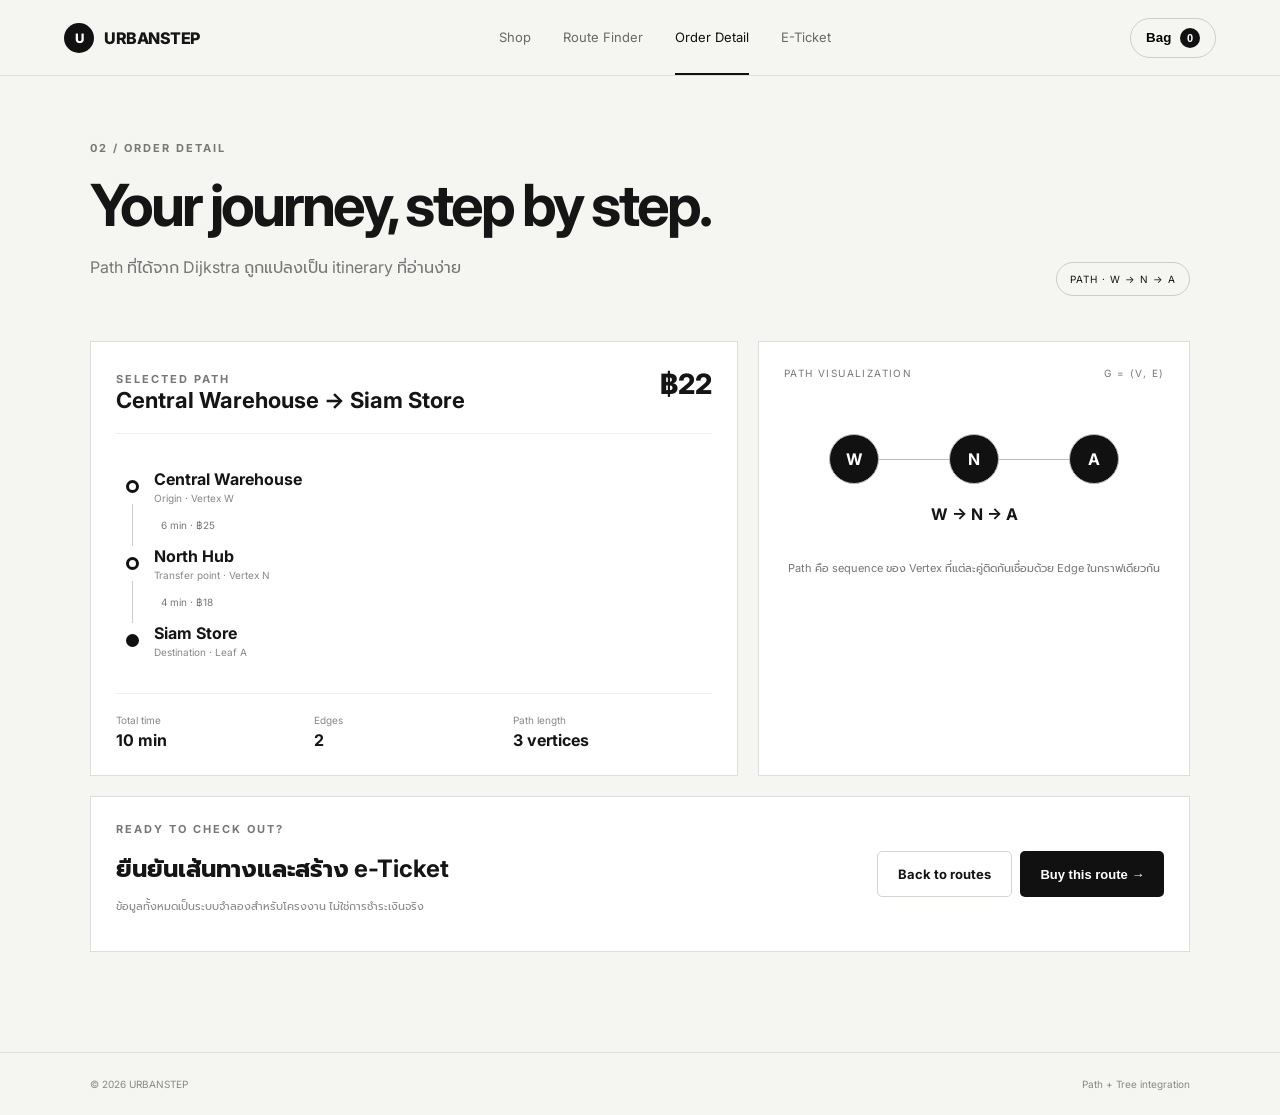
<file: detail.html>
<!DOCTYPE html>
<html lang="th">
<head>
<meta charset="UTF-8"><meta name="viewport" content="width=device-width, initial-scale=1.0">
<title>Order Detail — URBANSTEP</title>
<link rel="preconnect" href="https://fonts.googleapis.com">
<link href="https://fonts.googleapis.com/css2?family=Inter:wght@400;500;600;700;800&family=Prompt:wght@400;500;600;700&display=swap" rel="stylesheet">
<link rel="stylesheet" href="style.css">
</head>
<body>
<header class="nav"><a class="brand" href="index.html"><span class="brand-mark">U</span><span>URBANSTEP</span></a><nav><a href="index.html">Shop</a><a href="routes.html">Route Finder</a><a class="active" href="detail.html">Order Detail</a><a href="ticket.html">E-Ticket</a></nav><button class="cart-btn" onclick="showCart()">Bag <span id="cartCount">0</span></button></header>
<main class="page">
<div class="page-title"><div><div class="eyebrow">02 / ORDER DETAIL</div><h1>Your journey, step by step.</h1><p>Path ที่ได้จาก Dijkstra ถูกแปลงเป็น itinerary ที่อ่านง่าย</p></div><div class="pill">PATH ·  W → N → A</div></div>
<section class="detail-grid">
<div class="itinerary">
<div class="journey-head"><div><span class="eyebrow">SELECTED PATH</span><h2>Central Warehouse → Siam Store</h2></div><div class="route-price">฿22</div></div>
<div class="path-line">
<div class="stop"><span class="stop-dot"></span><div><b>Central Warehouse</b><small>Origin · Vertex W</small></div></div>
<div class="segment"><span>6 min · ฿25</span></div>
<div class="stop"><span class="stop-dot"></span><div><b>North Hub</b><small>Transfer point · Vertex N</small></div></div>
<div class="segment"><span>4 min · ฿18</span></div>
<div class="stop"><span class="stop-dot end"></span><div><b>Siam Store</b><small>Destination · Leaf A</small></div></div>
</div>
<div class="info-row"><div><span>Total time</span><b>10 min</b></div><div><span>Edges</span><b>2</b></div><div><span>Path length</span><b>3 vertices</b></div></div>
</div>
<div class="visual-card">
<div class="section-mini"><span>PATH VISUALIZATION</span><span>G = (V, E)</span></div>
<div class="big-path"><div class="bp-node active">W</div><div class="bp-edge active"></div><div class="bp-node active">N</div><div class="bp-edge active"></div><div class="bp-node active">A</div></div>
<div class="path-code">W → N → A</div>
<p>Path คือ sequence ของ Vertex ที่แต่ละคู่ติดกันเชื่อมด้วย Edge ในกราฟเดียวกัน</p>
</div>
</section>
<section class="order-card">
<div><div class="eyebrow">READY TO CHECK OUT?</div><h2>ยืนยันเส้นทางและสร้าง e-Ticket</h2><p>ข้อมูลทั้งหมดเป็นระบบจำลองสำหรับโครงงาน ไม่ใช่การชำระเงินจริง</p></div>
<div class="order-actions"><a class="secondary" href="routes.html">Back to routes</a><button class="primary" onclick="confirmTicket()">Buy this route →</button></div>
</section>
</main>
<footer><span>© 2026 URBANSTEP</span><span>Path + Tree integration</span></footer>
<script src="app.js"></script>
</body>
</html>
</file>
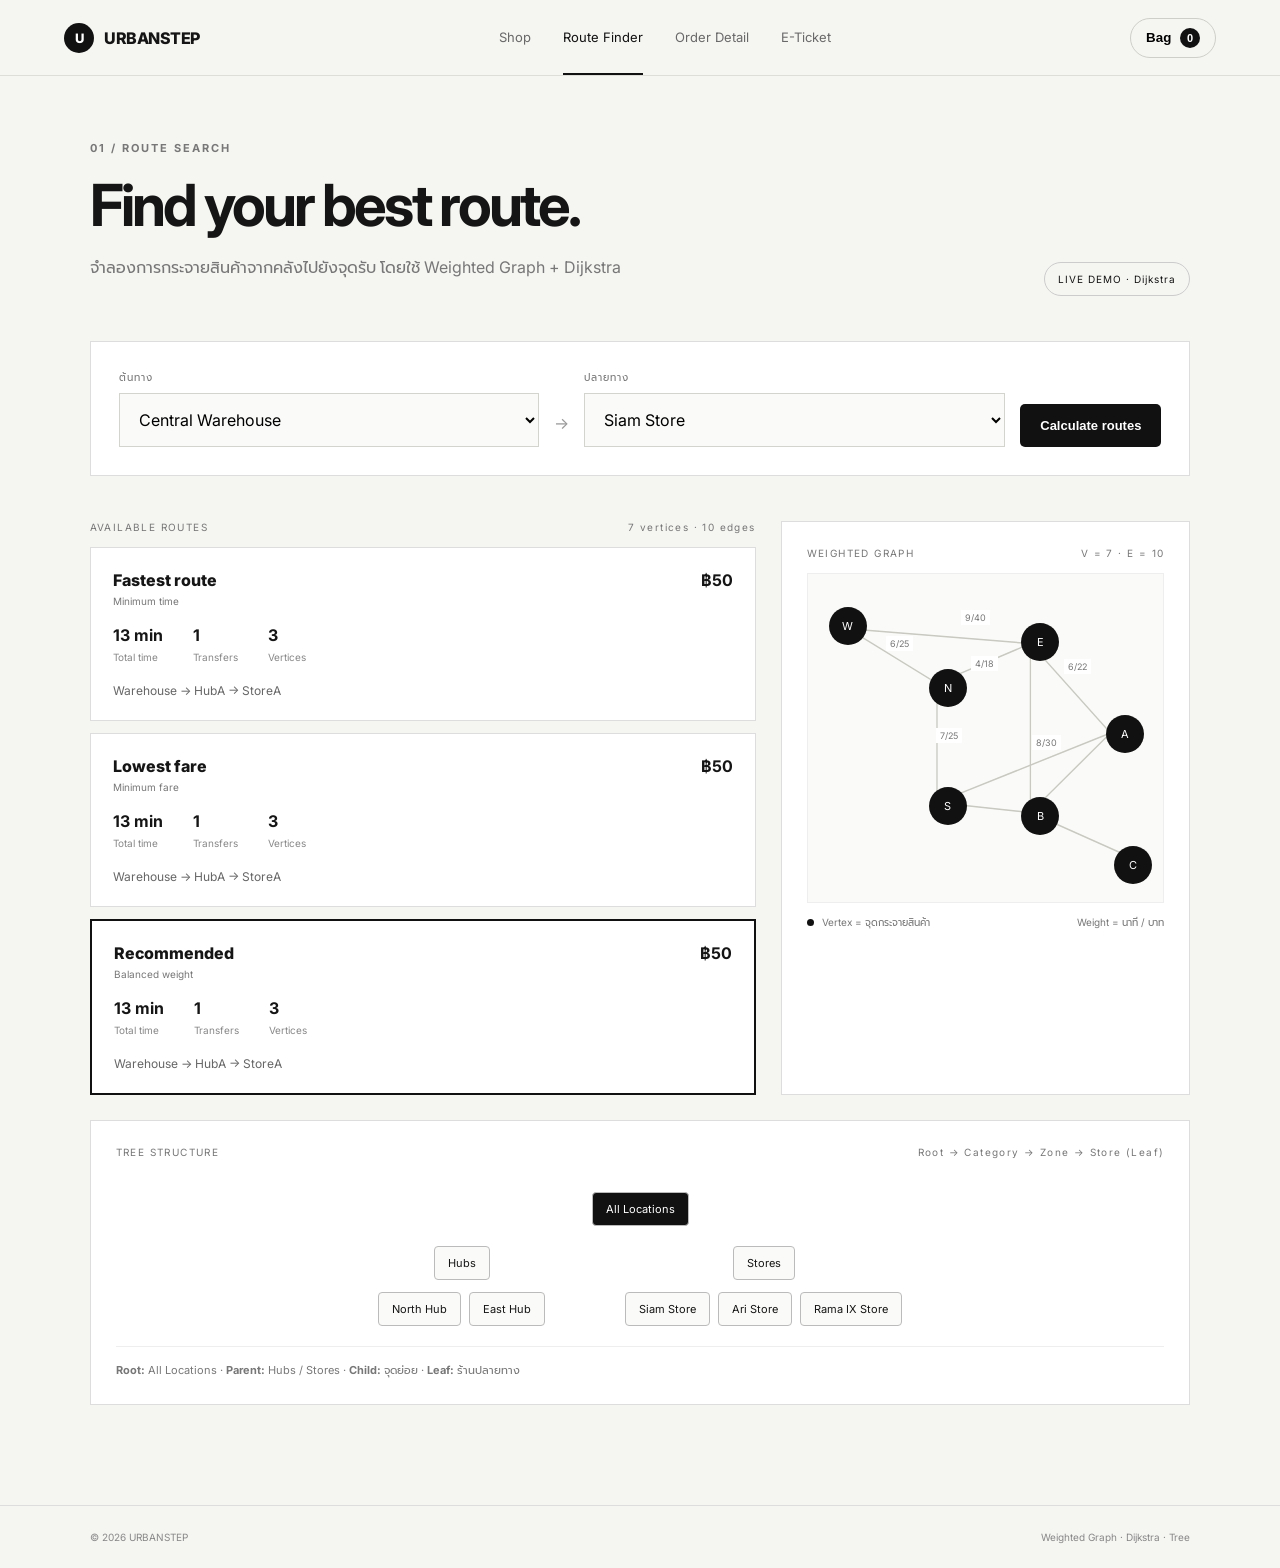
<file: routes.html>
<!DOCTYPE html>
<html lang="th">
<head>
<meta charset="UTF-8"><meta name="viewport" content="width=device-width, initial-scale=1.0">
<title>Route Finder — URBANSTEP</title>
<link rel="preconnect" href="https://fonts.googleapis.com">
<link href="https://fonts.googleapis.com/css2?family=Inter:wght@400;500;600;700;800&family=Prompt:wght@400;500;600;700&display=swap" rel="stylesheet">
<link rel="stylesheet" href="style.css">
</head>
<body>
<header class="nav">
<a class="brand" href="index.html"><span class="brand-mark">U</span><span>URBANSTEP</span></a>
<nav><a href="index.html">Shop</a><a class="active" href="routes.html">Route Finder</a><a href="detail.html">Order Detail</a><a href="ticket.html">E-Ticket</a></nav>
<button class="cart-btn" onclick="showCart()">Bag <span id="cartCount">0</span></button>
</header>
<main class="page">
<div class="page-title"><div><div class="eyebrow">01 / ROUTE SEARCH</div><h1>Find your best route.</h1><p>จำลองการกระจายสินค้าจากคลังไปยังจุดรับ โดยใช้ Weighted Graph + Dijkstra</p></div><div class="pill">LIVE DEMO · Dijkstra</div></div>

<section class="search-panel">
<div class="select-wrap"><label>ต้นทาง</label><select id="from"><option value="Warehouse">Central Warehouse</option><option value="HubA">North Hub</option><option value="HubB">East Hub</option></select></div>
<div class="swap">→</div>
<div class="select-wrap"><label>ปลายทาง</label><select id="to"><option value="StoreA">Siam Store</option><option value="StoreB">Ari Store</option><option value="StoreC">Rama IX Store</option></select></div>
<button class="primary" onclick="calculateRoutes()">Calculate routes</button>
</section>

<div class="route-layout">
<section>
<div class="section-mini"><span>AVAILABLE ROUTES</span><span id="pathStatus">7 vertices · 10 edges</span></div>
<div id="routeResults" class="route-results"></div>
</section>
<aside class="graph-card">
<div class="section-mini"><span>WEIGHTED GRAPH</span><span>V = 7 · E = 10</span></div>
<div class="graph-map">
  <div class="node n1">W</div><div class="node n2">N</div><div class="node n3">E</div><div class="node n4">S</div><div class="node n5">A</div><div class="node n6">B</div><div class="node n7">C</div>
  <svg viewBox="0 0 400 330" preserveAspectRatio="none">
    <line x1="45" y1="55" x2="145" y2="110"/><line x1="45" y1="55" x2="250" y2="70"/><line x1="145" y1="110" x2="250" y2="70"/><line x1="145" y1="110" x2="145" y2="230"/><line x1="250" y1="70" x2="340" y2="160"/><line x1="250" y1="70" x2="250" y2="240"/><line x1="145" y1="230" x2="250" y2="240"/><line x1="145" y1="230" x2="340" y2="160"/><line x1="250" y1="240" x2="340" y2="160"/><line x1="250" y1="240" x2="350" y2="280"/>
  </svg>
  <span class="edge-label e1">6/25</span><span class="edge-label e2">9/40</span><span class="edge-label e3">4/18</span><span class="edge-label e4">7/25</span><span class="edge-label e5">6/22</span><span class="edge-label e6">8/30</span>
</div>
<div class="legend"><span><i class="dot"></i> Vertex = จุดกระจายสินค้า</span><span>Weight = นาที / บาท</span></div>
</aside>
</div>

<section class="tree-card">
<div class="section-mini"><span>TREE STRUCTURE</span><span>Root → Category → Zone → Store (Leaf)</span></div>
<div class="tree">
<div class="tree-node root">All Locations</div>
<div class="tree-branches">
  <div><div class="tree-node parent">Hubs</div><div class="tree-children"><div class="tree-node child">North Hub</div><div class="tree-node child">East Hub</div></div></div>
  <div><div class="tree-node parent">Stores</div><div class="tree-children"><div class="tree-node leaf">Siam Store</div><div class="tree-node leaf">Ari Store</div><div class="tree-node leaf">Rama IX Store</div></div></div>
</div>
</div>
<div class="tree-note"><b>Root:</b> All Locations · <b>Parent:</b> Hubs / Stores · <b>Child:</b> จุดย่อย · <b>Leaf:</b> ร้านปลายทาง</div>
</section>
</main>
<footer><span>© 2026 URBANSTEP</span><span>Weighted Graph · Dijkstra · Tree</span></footer>
<script src="app.js"></script>
<script>calculateRoutes();</script>
</body>
</html>
</file>
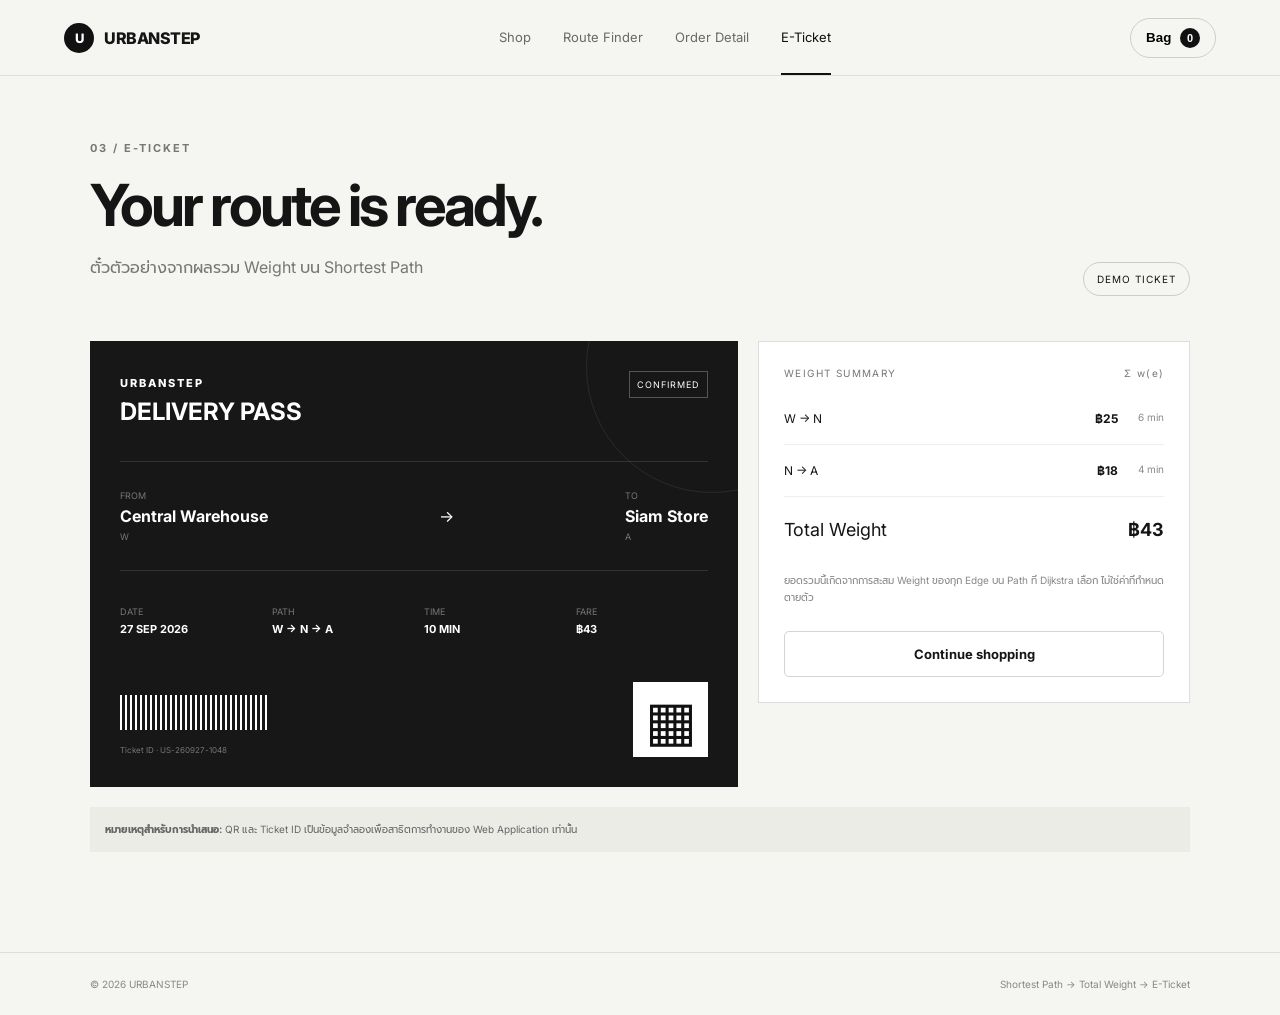
<file: ticket.html>
<!DOCTYPE html>
<html lang="th">
<head>
<meta charset="UTF-8"><meta name="viewport" content="width=device-width, initial-scale=1.0">
<title>E-Ticket — URBANSTEP</title>
<link rel="preconnect" href="https://fonts.googleapis.com">
<link href="https://fonts.googleapis.com/css2?family=Inter:wght@400;500;600;700;800&family=Prompt:wght@400;500;600;700&display=swap" rel="stylesheet">
<link rel="stylesheet" href="style.css">
</head>
<body>
<header class="nav"><a class="brand" href="index.html"><span class="brand-mark">U</span><span>URBANSTEP</span></a><nav><a href="index.html">Shop</a><a href="routes.html">Route Finder</a><a href="detail.html">Order Detail</a><a class="active" href="ticket.html">E-Ticket</a></nav><button class="cart-btn" onclick="showCart()">Bag <span id="cartCount">0</span></button></header>
<main class="page">
<div class="page-title"><div><div class="eyebrow">03 / E-TICKET</div><h1>Your route is ready.</h1><p>ตั๋วตัวอย่างจากผลรวม Weight บน Shortest Path</p></div><div class="pill">DEMO TICKET</div></div>
<div class="ticket-wrap">
<section class="ticket">
<div class="ticket-top"><div><span class="brand-small">URBANSTEP</span><h2>DELIVERY PASS</h2></div><div class="ticket-status">CONFIRMED</div></div>
<div class="ticket-route"><div><small>FROM</small><b>Central Warehouse</b><span>W</span></div><div class="arrow">→</div><div><small>TO</small><b>Siam Store</b><span>A</span></div></div>
<div class="ticket-meta"><div><small>DATE</small><b>27 SEP 2026</b></div><div><small>PATH</small><b>W → N → A</b></div><div><small>TIME</small><b>10 MIN</b></div><div><small>FARE</small><b>฿43</b></div></div>
<div class="ticket-bottom"><div><div class="barcode"></div><small>Ticket ID · US-260927-1048</small></div><div class="qr"><span>▦</span></div></div>
</section>
<section class="fare-card">
<div class="section-mini"><span>WEIGHT SUMMARY</span><span>Σ w(e)</span></div>
<div class="fare-row"><span>W → N</span><b>฿25</b><small>6 min</small></div>
<div class="fare-row"><span>N → A</span><b>฿18</b><small>4 min</small></div>
<div class="fare-total"><span>Total Weight</span><b>฿43</b></div>
<p>ยอดรวมนี้เกิดจากการสะสม Weight ของทุก Edge บน Path ที่ Dijkstra เลือก ไม่ใช่ค่าที่กำหนดตายตัว</p>
<a class="secondary full" href="index.html">Continue shopping</a>
</section>
</div>
<div class="notice"><b>หมายเหตุสำหรับการนำเสนอ:</b> QR และ Ticket ID เป็นข้อมูลจำลองเพื่อสาธิตการทำงานของ Web Application เท่านั้น</div>
</main>
<footer><span>© 2026 URBANSTEP</span><span>Shortest Path → Total Weight → E-Ticket</span></footer>
<script src="app.js"></script>
</body>
</html>
</file>
<file: style.css>
*{box-sizing:border-box}html{scroll-behavior:smooth}body{margin:0;background:#f5f5f2;color:#151515;font-family:Inter,Prompt,sans-serif}a{text-decoration:none;color:inherit}.nav{height:76px;padding:0 5vw;display:flex;align-items:center;justify-content:space-between;background:#f5f5f2;border-bottom:1px solid #deded8;position:sticky;top:0;z-index:10}.brand{display:flex;align-items:center;gap:10px;font-weight:800;letter-spacing:-.5px}.brand-mark{width:30px;height:30px;border-radius:50%;display:grid;place-items:center;background:#111;color:#fff;font-size:13px}.nav nav{display:flex;gap:32px;font-size:13px;color:#696969}.nav nav a{padding:28px 0;border-bottom:2px solid transparent}.nav nav a.active,.nav nav a:hover{color:#111;border-color:#111}.cart-btn{border:1px solid #cfcfc9;background:transparent;border-radius:99px;padding:9px 15px;font-weight:600}.cart-btn span{display:inline-grid;place-items:center;background:#111;color:#fff;border-radius:50%;width:20px;height:20px;margin-left:5px;font-size:11px}.hero{min-height:650px;padding:75px 7vw 60px;display:grid;grid-template-columns:1fr 1fr;align-items:center;gap:40px}.eyebrow{font-size:11px;letter-spacing:2px;font-weight:700;color:#777;margin-bottom:15px}.hero h1{font-size:clamp(55px,7vw,100px);line-height:.92;letter-spacing:-5px;margin:0 0 28px;font-weight:800}.hero h1 em{font-family:Georgia,serif;font-weight:400}.hero p{max-width:510px;line-height:1.8;color:#656565;margin-bottom:35px}.primary,.secondary{display:inline-flex;align-items:center;justify-content:center;gap:18px;border:0;cursor:pointer;padding:14px 20px;border-radius:5px;font-weight:700;font-size:13px}.primary{background:#111;color:#fff}.secondary{background:#fff;border:1px solid #d5d5cf}.hero-visual{height:510px;position:relative;display:grid;place-items:center}.hero-visual img{width:78%;height:88%;object-fit:cover;border-radius:4px;filter:saturate(.8);position:relative;z-index:1}.hero-orb{position:absolute;width:430px;height:430px;border-radius:50%;background:#deded8;right:2%;top:8%}.floating-card{position:absolute;z-index:2;background:rgba(255,255,255,.94);padding:18px 20px;left:4%;bottom:5%;box-shadow:0 15px 40px #0001;min-width:160px}.floating-card small,.floating-card span{display:block;color:#777;font-size:10px;letter-spacing:1px}.floating-card strong{display:block;margin:5px 0}.trust{margin:0 7vw;border-top:1px solid #d8d8d2;border-bottom:1px solid #d8d8d2;display:grid;grid-template-columns:repeat(4,1fr);padding:22px 0}.trust div{display:flex;gap:12px;align-items:center;justify-content:center;border-right:1px solid #ddd}.trust div:last-child{border:0}.trust b{font-size:14px}.trust span{font-size:11px;color:#777}.section{padding:100px 7vw}.section-head{display:flex;justify-content:space-between;align-items:end;margin-bottom:35px}.section h2,.math-banner h2{font-size:40px;letter-spacing:-2px;margin:0}.filter-row{display:flex;gap:6px}.filter{border:0;background:transparent;padding:9px 13px;color:#777;cursor:pointer}.filter.active{background:#111;color:#fff;border-radius:3px}.product-grid{display:grid;grid-template-columns:repeat(3,1fr);gap:18px}.product{background:#fff}.product-image{height:330px;position:relative;overflow:hidden;background:#e7e7e2}.product-image img{width:100%;height:100%;object-fit:cover;transition:.5s}.product:hover img{transform:scale(1.04)}.tag{position:absolute;top:14px;left:14px;background:#111;color:#fff;padding:5px 8px;font-size:9px;letter-spacing:1px}.product-info{padding:19px}.product-info .category{color:#888;font-size:10px;text-transform:uppercase;letter-spacing:1px}.product-info h3{font-size:16px;margin:8px 0}.product-bottom{display:flex;justify-content:space-between;align-items:center}.price{font-weight:700}.add{border:1px solid #ccc;background:#fff;border-radius:3px;padding:7px 10px;font-size:11px;cursor:pointer}.math-banner{margin:0 7vw 100px;background:#171717;color:#fff;padding:55px;display:flex;justify-content:space-between;align-items:end;gap:40px}.math-banner p{color:#aaa;max-width:600px;line-height:1.7}.page{padding:65px 7vw 100px;max-width:1400px;margin:auto}.page-title{display:flex;justify-content:space-between;align-items:end;margin-bottom:45px}.page-title h1{font-size:58px;letter-spacing:-3px;margin:0 0 12px}.page-title p{color:#777}.pill{border:1px solid #ccc;padding:10px 13px;border-radius:99px;font-size:10px;letter-spacing:1px}.search-panel{background:#fff;padding:28px;display:flex;align-items:end;gap:15px;border:1px solid #ddd;margin-bottom:45px}.select-wrap{flex:1}.select-wrap label{display:block;font-size:10px;color:#777;letter-spacing:1px;margin-bottom:8px}.select-wrap select{width:100%;padding:15px;border:1px solid #d4d4ce;background:#fafaf8;font:inherit}.swap{padding-bottom:14px;color:#999}.route-layout{display:grid;grid-template-columns:1.3fr .8fr;gap:25px}.section-mini{display:flex;justify-content:space-between;font-size:10px;letter-spacing:1.4px;color:#777;margin-bottom:14px}.route-results{display:grid;gap:12px}.route-card{background:#fff;border:1px solid #ddd;padding:22px}.route-card.best{border:2px solid #111}.route-top{display:flex;justify-content:space-between}.route-title{font-weight:800}.route-title small{display:block;font-size:10px;color:#777;font-weight:400;margin-top:5px}.route-metrics{display:flex;gap:30px;margin:18px 0}.route-metrics b{display:block}.route-metrics small{color:#888;font-size:10px}.mini-path{font-size:12px;color:#666}.graph-card,.tree-card,.itinerary,.visual-card,.order-card,.fare-card{background:#fff;border:1px solid #ddd;padding:25px}.graph-map{height:330px;position:relative;background:#fafaf8;border:1px solid #eee}.graph-map svg{position:absolute;inset:0;width:100%;height:100%}.graph-map line{stroke:#c9c9c2;stroke-width:1.5}.node{position:absolute;width:38px;height:38px;background:#111;color:#fff;border-radius:50%;display:grid;place-items:center;font-size:11px;z-index:2}.n1{left:6%;top:10%}.n2{left:34%;top:29%}.n3{left:60%;top:15%}.n4{left:34%;top:65%}.n5{left:84%;top:43%}.n6{left:60%;top:68%}.n7{left:86%;top:83%}.edge-label{position:absolute;background:#fff;font-size:9px;color:#777;z-index:3;padding:2px 4px}.e1{left:22%;top:19%}.e2{left:43%;top:11%}.e3{left:46%;top:25%}.e4{left:36%;top:47%}.e5{left:72%;top:26%}.e6{left:63%;top:49%}.legend{font-size:10px;color:#777;display:flex;justify-content:space-between;margin-top:12px}.dot{width:7px;height:7px;background:#111;display:inline-block;border-radius:50%;margin-right:5px}.tree-card{margin-top:25px}.tree{text-align:center;padding:20px}.tree-node{display:inline-block;padding:9px 13px;border:1px solid #bbb;border-radius:4px;background:#fafaf8;font-size:11px}.tree-node.root{background:#111;color:#fff}.tree-branches{display:flex;justify-content:center;gap:80px;margin-top:20px}.tree-children{display:flex;gap:8px;margin-top:12px}.tree-note{border-top:1px solid #eee;padding-top:15px;font-size:11px;color:#777}.detail-grid{display:grid;grid-template-columns:1.2fr .8fr;gap:20px}.journey-head{display:flex;justify-content:space-between;border-bottom:1px solid #eee;padding-bottom:20px}.journey-head h2{font-size:22px;margin:0}.route-price{font-size:28px;font-weight:800}.path-line{padding:35px 10px}.stop{display:flex;gap:15px;align-items:center}.stop-dot{width:13px;height:13px;border:3px solid #111;border-radius:50%;display:block}.stop-dot.end{background:#111}.stop b,.stop small{display:block}.stop small{font-size:10px;color:#888;margin-top:3px}.segment{border-left:1px solid #ccc;margin-left:6px;padding:15px 0 15px 28px;color:#777;font-size:10px}.info-row{border-top:1px solid #eee;padding-top:20px;display:grid;grid-template-columns:repeat(3,1fr)}.info-row span,.info-row b{display:block}.info-row span{font-size:10px;color:#888;margin-bottom:4px}.big-path{display:flex;align-items:center;justify-content:center;margin:55px 0 20px}.bp-node{width:50px;height:50px;border-radius:50%;border:1px solid #bbb;display:grid;place-items:center;font-weight:700}.bp-node.active{background:#111;color:#fff}.bp-edge{width:70px;height:1px;background:#bbb}.path-code{text-align:center;font-weight:700}.visual-card p{font-size:11px;color:#777;line-height:1.7;text-align:center;margin-top:35px}.order-card{margin-top:20px;display:flex;justify-content:space-between;align-items:center}.order-card h2{margin:0 0 8px}.order-card p{font-size:11px;color:#888}.order-actions{display:flex;gap:8px}.ticket-wrap{display:grid;grid-template-columns:1.2fr .8fr;gap:20px;align-items:start}.ticket{background:#171717;color:#fff;padding:30px;position:relative;overflow:hidden}.ticket:after{content:"";position:absolute;width:250px;height:250px;border:1px solid #ffffff15;border-radius:50%;right:-100px;top:-100px}.ticket-top,.ticket-route,.ticket-meta,.ticket-bottom{display:flex;justify-content:space-between}.brand-small{font-size:11px;letter-spacing:2px;font-weight:800}.ticket h2{margin:6px 0 0}.ticket-status{font-size:9px;letter-spacing:1px;border:1px solid #555;padding:7px;height:max-content}.ticket-route{border-top:1px solid #333;border-bottom:1px solid #333;margin:35px 0;padding:28px 0;align-items:center}.ticket-route small,.ticket-route span{display:block;color:#777;font-size:9px}.ticket-route b{display:block;margin:5px 0;font-size:16px}.ticket-meta{gap:20px}.ticket-meta div{flex:1}.ticket-meta small{display:block;color:#777;font-size:9px}.ticket-meta b{font-size:11px}.ticket-bottom{align-items:end;margin-top:45px}.barcode{width:150px;height:35px;background:repeating-linear-gradient(90deg,#fff 0 2px,transparent 2px 5px);margin-bottom:7px}.ticket-bottom small{font-size:8px;color:#777}.qr{width:75px;height:75px;background:#fff;color:#111;display:grid;place-items:center}.qr span{font-size:55px}.fare-row{display:grid;grid-template-columns:1fr auto auto;gap:20px;padding:18px 0;border-bottom:1px solid #eee;font-size:12px}.fare-row small{color:#888}.fare-total{display:flex;justify-content:space-between;padding:22px 0;font-size:18px}.fare-card p{font-size:10px;line-height:1.7;color:#888;margin-bottom:25px}.full{width:100%}.notice{margin-top:20px;padding:15px;background:#ecece7;font-size:10px;color:#666}footer{border-top:1px solid #ddd;padding:25px 7vw;display:flex;justify-content:space-between;color:#888;font-size:10px}@media(max-width:800px){.nav nav{display:none}.hero,.route-layout,.detail-grid,.ticket-wrap{grid-template-columns:1fr}.hero{padding-top:40px}.hero-visual{height:400px}.trust,.product-grid{grid-template-columns:1fr 1fr}.section-head,.page-title,.order-card{display:block}.filter-row{margin-top:20px}.search-panel{display:block}.swap{display:none}.select-wrap{margin-bottom:12px}.math-banner{display:block;padding:30px}.tree-branches{gap:15px}.tree-children{flex-wrap:wrap;justify-content:center}.page-title h1{font-size:42px}.hero h1{font-size:65px}.trust{gap:15px}.trust div{border:0}.product-grid{grid-template-columns:1fr}.section{padding:60px 5vw}.page{padding:45px 5vw}.nav{padding:0 5vw}.hero-visual img{width:90%}}
</file>
